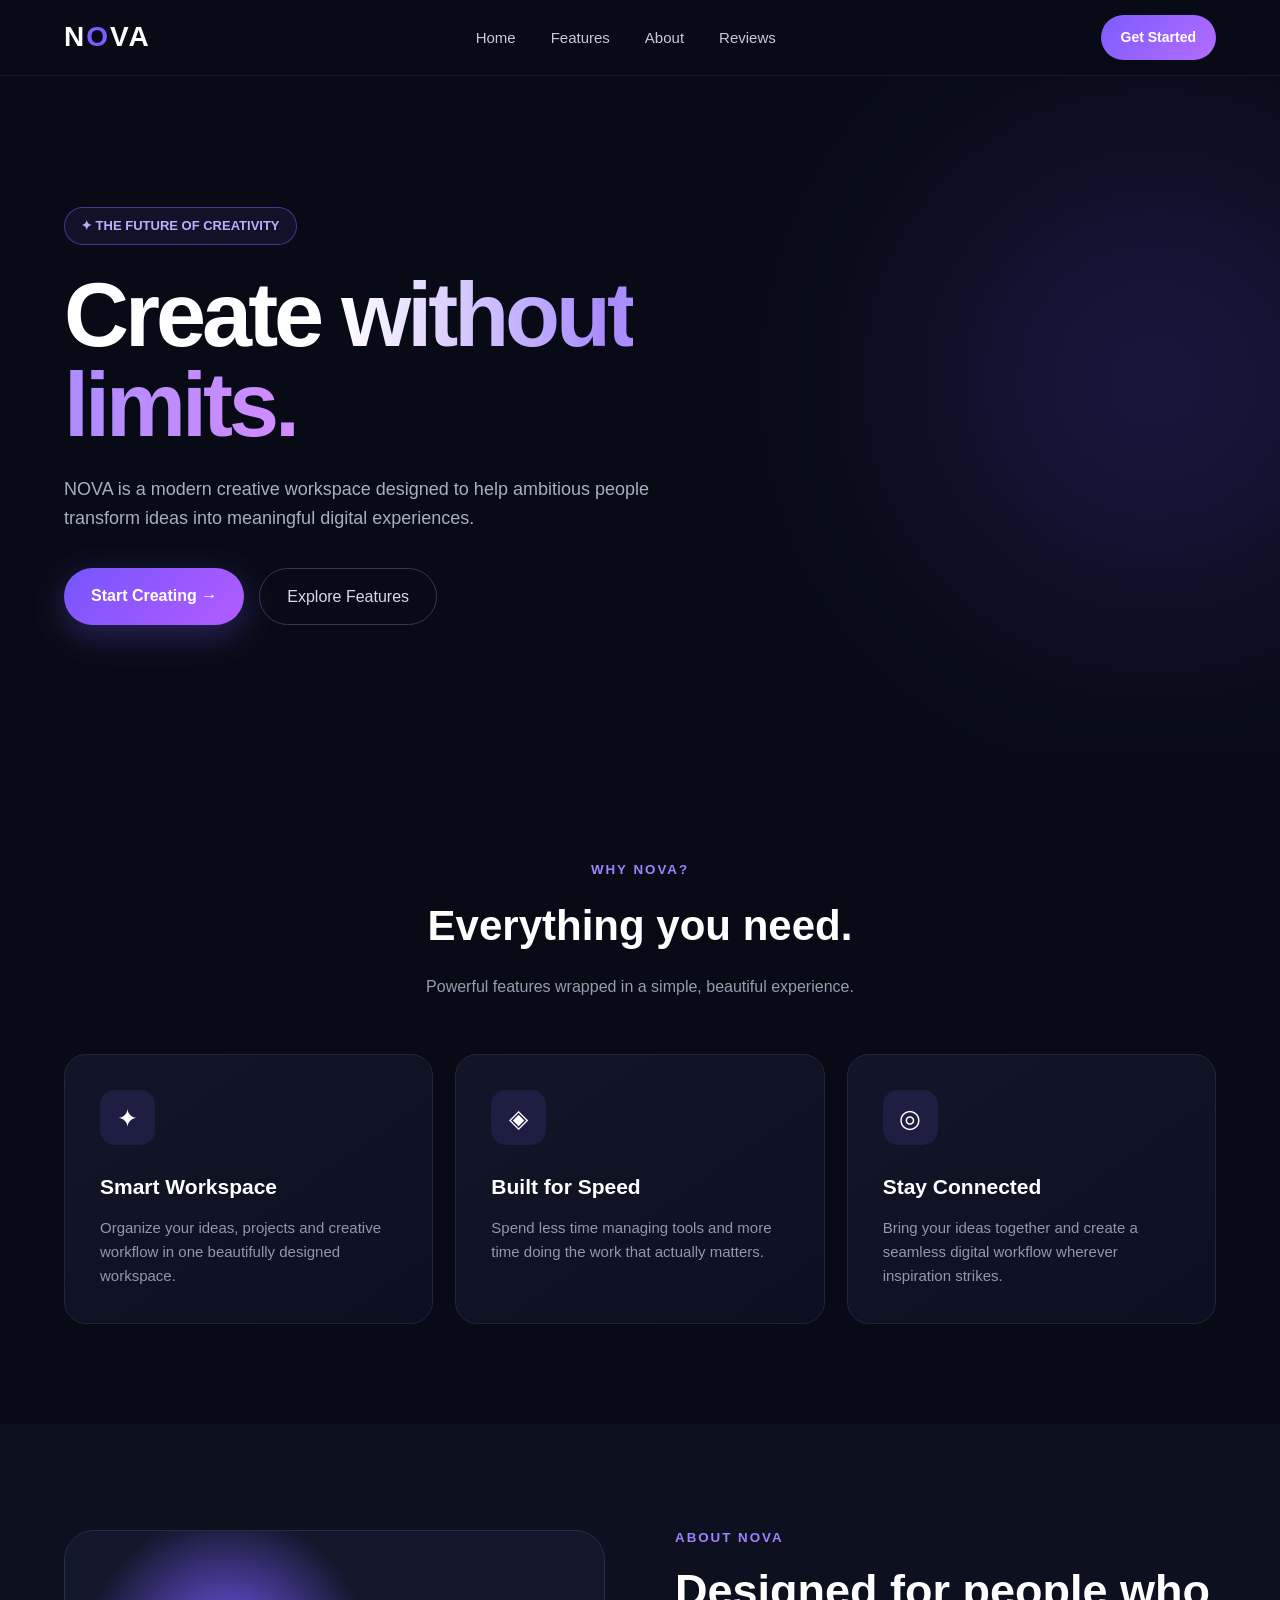
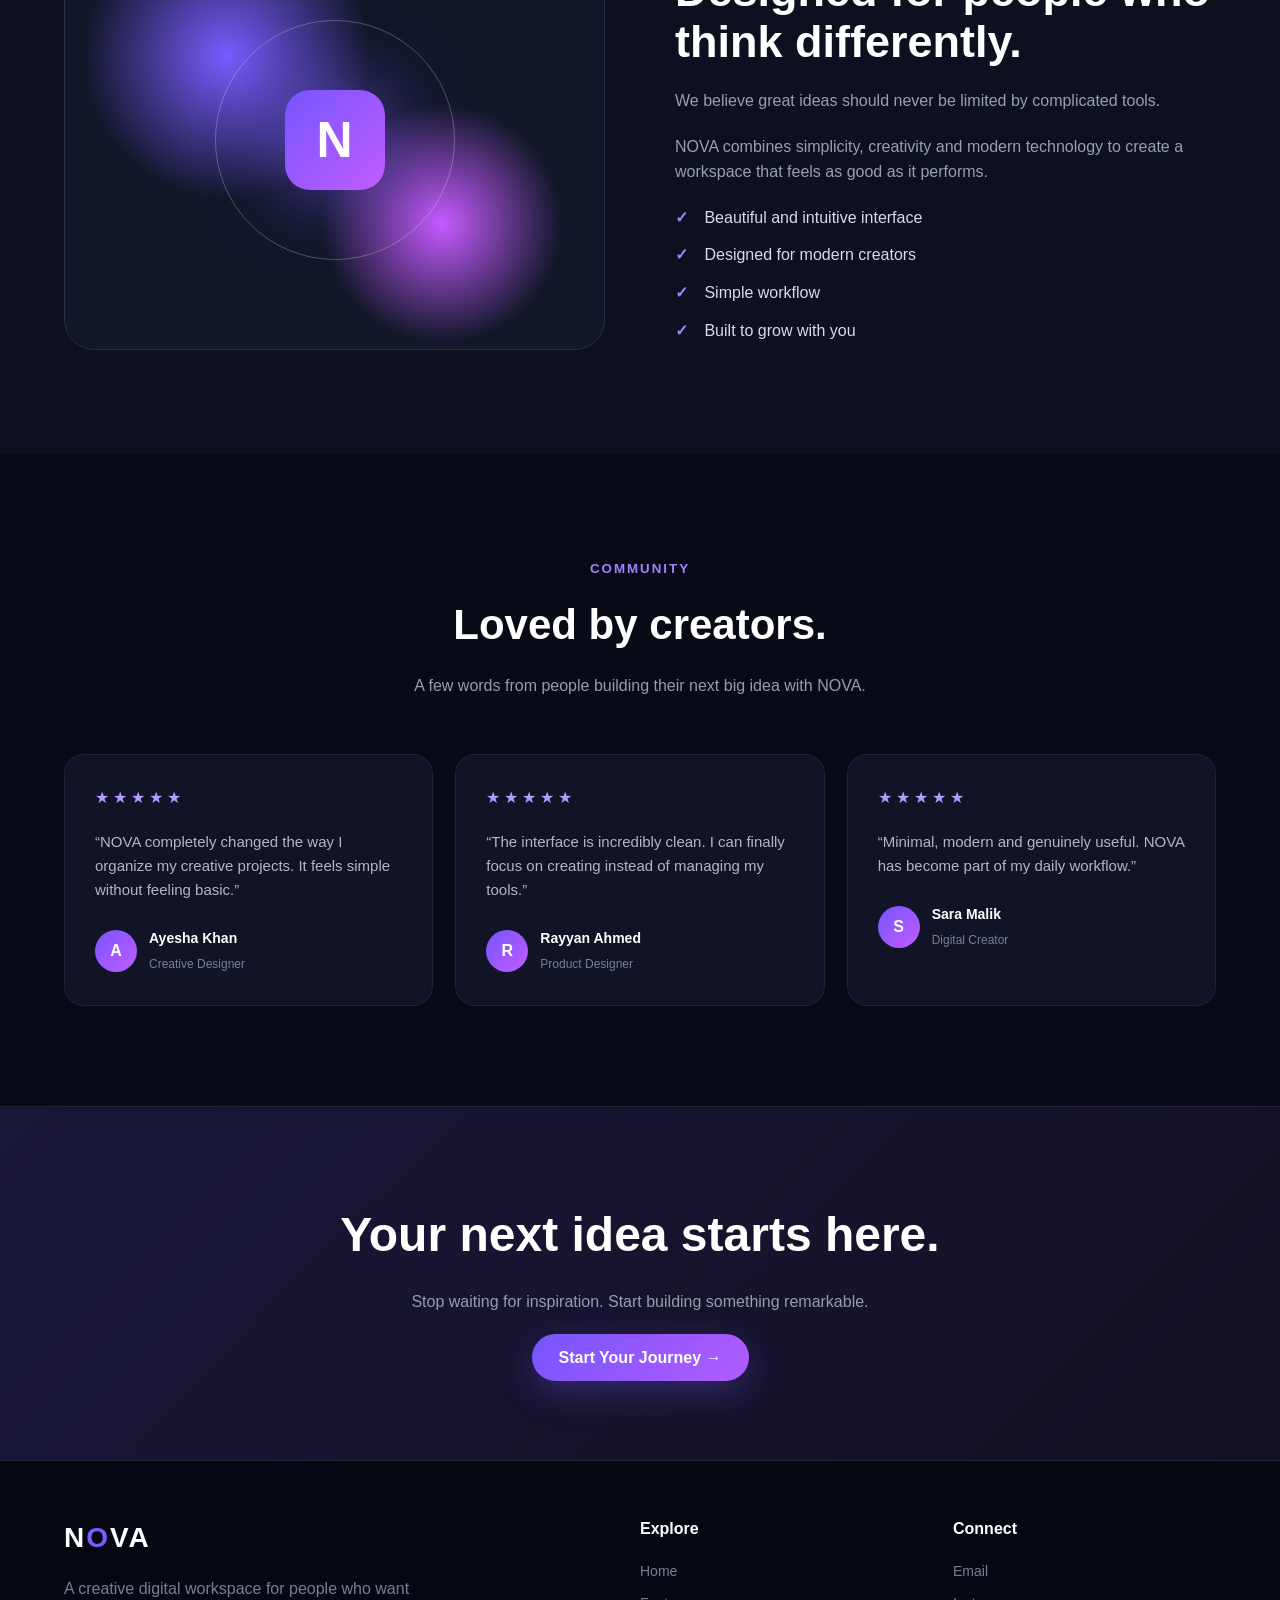
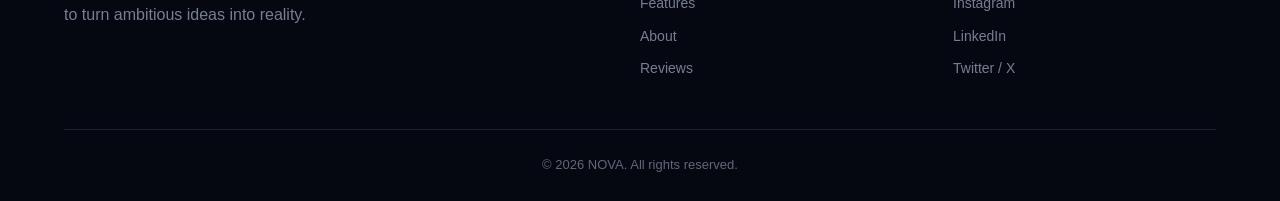
<file: OIBSIP-WebDev-Level1-Task1-Landing Page/index.html>
<!DOCTYPE html>
<html lang="en">
<head>
    <meta charset="UTF-8">
    <meta name="viewport" content="width=device-width, initial-scale=1.0">

    <title>NOVA — Create Without Limits</title>

    <style>

        /* =========================
           GLOBAL STYLES
        ========================== */

        * {
            margin: 0;
            padding: 0;
            box-sizing: border-box;
        }

        html {
            scroll-behavior: smooth;
        }
        body {
            font-family: Arial, Helvetica, sans-serif;
            background: #080b16;
            color: #ffffff;
            line-height: 1.6;
        }

        a {
            text-decoration: none;
            color: inherit;
        }

        img {
            max-width: 100%;
            display: block;
        }

        .container {
            width: 90%;
            max-width: 1200px;
            margin: auto;
        }


        /* =========================
           NAVIGATION
        ========================== */

        nav {
            position: sticky;
            top: 0;
            z-index: 1000;

            background: rgba(8, 11, 22, 0.88);
            backdrop-filter: blur(15px);

            border-bottom: 1px solid rgba(255,255,255,0.08);
        }

        .nav-container {
            min-height: 75px;

            display: flex;
            align-items: center;
            justify-content: space-between;
        }

        .logo {
            font-size: 28px;
            font-weight: 800;
            letter-spacing: 2px;
        }

        .logo span {
            color: #7c5cff;
        }

        .nav-links {
            display: flex;
            gap: 35px;
            list-style: none;
        }

        .nav-links a {
            color: #c8cada;
            font-size: 15px;
            transition: 0.3s;
        }

        .nav-links a:hover {
            color: #ffffff;
        }

        .nav-button {
            padding: 11px 20px;
            border-radius: 25px;

            background: linear-gradient(135deg, #7c5cff, #b56cff);

            font-weight: bold;
            font-size: 14px;
        }


        /* =========================
           HERO SECTION
        ========================== */

        .hero {
            min-height: 680px;

            display: flex;
            align-items: center;

            position: relative;
            overflow: hidden;
        }

        .hero::before {
            content: "";
            position: absolute;

            width: 450px;
            height: 450px;

            background: #6f4cff;
            opacity: 0.18;

            filter: blur(120px);
            border-radius: 50%;

            top: 80px;
            right: -100px;
        }

        .hero-content {
            max-width: 720px;
            position: relative;
            z-index: 2;
        }

        .tag {
            display: inline-block;

            padding: 8px 16px;
            margin-bottom: 25px;

            border: 1px solid rgba(124,92,255,0.5);
            border-radius: 30px;

            color: #bcaeff;
            background: rgba(124,92,255,0.08);

            font-size: 13px;
            font-weight: bold;
        }

        .hero h1 {
            font-size: clamp(48px, 8vw, 90px);
            line-height: 1;
            margin-bottom: 25px;
            letter-spacing: -4px;
        }

        .gradient-text {
            background: linear-gradient(
                90deg,
                #ffffff,
                #a88cff,
                #d28cff
            );

            -webkit-background-clip: text;
            -webkit-text-fill-color: transparent;
        }

        .hero p {
            max-width: 620px;

            color: #a8aec4;
            font-size: 18px;

            margin-bottom: 35px;
        }

        .hero-buttons {
            display: flex;
            gap: 15px;
            flex-wrap: wrap;
        }

        .primary-btn {
            padding: 15px 27px;

            background: linear-gradient(
                135deg,
                #7655ff,
                #b35cff
            );

            border-radius: 30px;

            font-weight: bold;

            box-shadow: 0 10px 35px rgba(124,92,255,0.3);

            transition: 0.3s;
        }

        .primary-btn:hover {
            transform: translateY(-3px);
        }

        .secondary-btn {
            padding: 15px 27px;

            border: 1px solid #34394e;
            border-radius: 30px;

            color: #d6d9e8;

            transition: 0.3s;
        }

        .secondary-btn:hover {
            background: #151a2c;
        }


        /* =========================
           FEATURES
        ========================== */

        section {
            padding: 100px 0;
        }

        .section-heading {
            text-align: center;
            margin-bottom: 55px;
        }

        .section-heading small {
            color: #9d83ff;
            font-weight: bold;
            text-transform: uppercase;
            letter-spacing: 2px;
        }

        .section-heading h2 {
            font-size: 42px;
            margin-top: 10px;
            margin-bottom: 15px;
        }

        .section-heading p {
            color: #969caf;
            max-width: 600px;
            margin: auto;
        }

        .features-grid {
            display: grid;

            grid-template-columns:
                repeat(3, 1fr);

            gap: 22px;
        }

        .feature-card {
            padding: 35px;

            background: linear-gradient(
                145deg,
                #111527,
                #0c1020
            );

            border: 1px solid #20263a;
            border-radius: 22px;

            transition: 0.3s;
        }

        .feature-card:hover {
            transform: translateY(-8px);
            border-color: #6f55e8;
        }

        .feature-icon {
            width: 55px;
            height: 55px;

            display: flex;
            align-items: center;
            justify-content: center;

            background: rgba(124,92,255,0.13);

            border-radius: 15px;

            font-size: 25px;

            margin-bottom: 25px;
        }

        .feature-card h3 {
            font-size: 21px;
            margin-bottom: 12px;
        }

        .feature-card p {
            color: #9198ad;
            font-size: 15px;
        }


        /* =========================
           ABOUT SECTION
        ========================== */

        .about {
            background: #0c101f;
        }

        .about-grid {
            display: grid;

            grid-template-columns:
                1fr 1fr;

            gap: 70px;

            align-items: center;
        }

        .about-image {
            min-height: 420px;

            border-radius: 30px;

            background:
                radial-gradient(
                    circle at 30% 30%,
                    #795cff,
                    transparent 30%
                ),
                radial-gradient(
                    circle at 70% 70%,
                    #c55cff,
                    transparent 25%
                ),
                #12172a;

            border: 1px solid #272d45;

            display: flex;
            align-items: center;
            justify-content: center;

            position: relative;
            overflow: hidden;
        }

        .orbit {
            width: 240px;
            height: 240px;

            border: 1px solid rgba(255,255,255,0.25);
            border-radius: 50%;

            display: flex;
            align-items: center;
            justify-content: center;
        }

        .orbit::after {
            content: "N";

            width: 100px;
            height: 100px;

            display: flex;
            align-items: center;
            justify-content: center;

            border-radius: 25px;

            background: linear-gradient(
                135deg,
                #7655ff,
                #c15cff
            );

            font-size: 50px;
            font-weight: bold;

            box-shadow: 0 0 70px rgba(124,92,255,0.6);
        }

        .about-text small {
            color: #9d83ff;
            font-weight: bold;
            letter-spacing: 2px;
        }

        .about-text h2 {
            font-size: 45px;
            line-height: 1.15;
            margin: 15px 0 20px;
        }

        .about-text p {
            color: #999fb2;
            margin-bottom: 20px;
        }

        .about-list {
            list-style: none;
        }

        .about-list li {
            margin: 12px 0;
            color: #d9dbea;
        }

        .about-list li::before {
            content: "✓";
            color: #9d83ff;
            font-weight: bold;
            margin-right: 12px;
        }


        /* =========================
           TESTIMONIALS
        ========================== */

        .testimonial-grid {
            display: grid;

            grid-template-columns:
                repeat(3, 1fr);

            gap: 22px;
        }

        .testimonial {
            padding: 30px;

            background: #101426;

            border: 1px solid #20263a;
            border-radius: 20px;
        }

        .stars {
            color: #b59cff;
            margin-bottom: 20px;
            letter-spacing: 4px;
        }

        .testimonial p {
            color: #b1b6c8;
            font-size: 15px;
            margin-bottom: 25px;
        }

        .person {
            display: flex;
            align-items: center;
            gap: 12px;
        }

        .avatar {
            width: 42px;
            height: 42px;

            border-radius: 50%;

            display: flex;
            align-items: center;
            justify-content: center;

            background: linear-gradient(
                135deg,
                #7655ff,
                #c15cff
            );

            font-weight: bold;
        }

        .person strong {
            display: block;
            font-size: 14px;
        }

        .person span {
            color: #777f96;
            font-size: 12px;
        }


        /* =========================
           CTA
        ========================== */

        .cta {
            padding: 90px 20px;

            text-align: center;

            background:
                linear-gradient(
                    135deg,
                    rgba(124,92,255,0.15),
                    rgba(194,92,255,0.06)
                );

            border-top: 1px solid #20263a;
            border-bottom: 1px solid #20263a;
        }

        .cta h2 {
            font-size: 48px;
            margin-bottom: 15px;
        }

        .cta p {
            color: #969caf;
            margin-bottom: 30px;
        }


        /* =========================
           FOOTER
        ========================== */

        footer {
            padding: 55px 0 25px;

            background: #060811;
        }

        .footer-grid {
            display: grid;

            grid-template-columns:
                2fr 1fr 1fr;

            gap: 50px;

            padding-bottom: 40px;
        }

        .footer-brand p {
            color: #777e93;
            max-width: 350px;
            margin-top: 15px;
        }

        .footer-column h4 {
            margin-bottom: 18px;
        }

        .footer-column a {
            display: block;

            color: #777e93;

            margin: 10px 0;

            font-size: 14px;
        }

        .footer-column a:hover {
            color: #ffffff;
        }

        .copyright {
            border-top: 1px solid #1b2030;

            padding-top: 25px;

            text-align: center;

            color: #60677a;

            font-size: 13px;
        }


        /* =========================
           RESPONSIVE DESIGN
        ========================== */

        @media (max-width: 900px) {

            .nav-links {
                gap: 15px;
            }

            .nav-button {
                display: none;
            }

            .features-grid,
            .testimonial-grid {
                grid-template-columns: 1fr 1fr;
            }

            .about-grid {
                grid-template-columns: 1fr;
            }

            .about-image {
                min-height: 350px;
            }

            .footer-grid {
                grid-template-columns: 1fr 1fr;
            }
        }


        @media (max-width: 600px) {

            .nav-container {
                min-height: 65px;
            }

            .logo {
                font-size: 23px;
            }

            .nav-links {
                gap: 12px;
            }

            .nav-links a {
                font-size: 12px;
            }

            .hero {
                min-height: 600px;
            }

            .hero h1 {
                font-size: 52px;
                letter-spacing: -2px;
            }

            .hero p {
                font-size: 16px;
            }

            section {
                padding: 70px 0;
            }

            .section-heading h2 {
                font-size: 34px;
            }

            .features-grid,
            .testimonial-grid,
            .about-grid,
            .footer-grid {
                grid-template-columns: 1fr;
            }

            .about-text h2 {
                font-size: 36px;
            }

            .cta h2 {
                font-size: 36px;
            }

            .hero-buttons {
                flex-direction: column;
                align-items: flex-start;
            }

            .primary-btn,
            .secondary-btn {
                width: 100%;
                text-align: center;
            }
        }

    </style>
</head>


<body>


    <!-- =========================
         NAVIGATION
    ========================== -->

    <nav>

        <div class="container nav-container">

            <a href="#home" class="logo">
                N<span>O</span>VA
            </a>

            <ul class="nav-links">

                <li>
                    <a href="#home">Home</a>
                </li>

                <li>
                    <a href="#features">Features</a>
                </li>

                <li>
                    <a href="#about">About</a>
                </li>

                <li>
                    <a href="#reviews">Reviews</a>
                </li>

            </ul>

            <a href="#start" class="nav-button">
                Get Started
            </a>

        </div>

    </nav>



    <!-- =========================
         HERO
    ========================== -->

    <main id="home">

        <section class="hero">

            <div class="container">

                <div class="hero-content">

                    <div class="tag">
                        ✦ THE FUTURE OF CREATIVITY
                    </div>

                    <h1>
                        Create
                        <span class="gradient-text">
                            without limits.
                        </span>
                    </h1>

                    <p>
                        NOVA is a modern creative workspace designed
                        to help ambitious people transform ideas into
                        meaningful digital experiences.
                    </p>

                    <div class="hero-buttons">

                        <a
                            href="#start"
                            class="primary-btn"
                        >
                            Start Creating →
                        </a>

                        <a
                            href="#features"
                            class="secondary-btn"
                        >
                            Explore Features
                        </a>

                    </div>

                </div>

            </div>

        </section>



        <!-- =========================
             FEATURES
        ========================== -->

        <section id="features">

            <div class="container">

                <div class="section-heading">

                    <small>Why NOVA?</small>

                    <h2>
                        Everything you need.
                    </h2>

                    <p>
                        Powerful features wrapped in a simple,
                        beautiful experience.
                    </p>

                </div>


                <div class="features-grid">


                    <div class="feature-card">

                        <div class="feature-icon">
                            ✦
                        </div>

                        <h3>
                            Smart Workspace
                        </h3>

                        <p>
                            Organize your ideas, projects and
                            creative workflow in one beautifully
                            designed workspace.
                        </p>

                    </div>


                    <div class="feature-card">

                        <div class="feature-icon">
                            ◈
                        </div>

                        <h3>
                            Built for Speed
                        </h3>

                        <p>
                            Spend less time managing tools and
                            more time doing the work that actually
                            matters.
                        </p>

                    </div>


                    <div class="feature-card">

                        <div class="feature-icon">
                            ◎
                        </div>

                        <h3>
                            Stay Connected
                        </h3>

                        <p>
                            Bring your ideas together and create
                            a seamless digital workflow wherever
                            inspiration strikes.
                        </p>

                    </div>


                </div>

            </div>

        </section>



        <!-- =========================
             ABOUT
        ========================== -->

        <section id="about" class="about">

            <div class="container">

                <div class="about-grid">


                    <div class="about-image">

                        <div class="orbit"></div>

                    </div>


                    <div class="about-text">

                        <small>
                            ABOUT NOVA
                        </small>

                        <h2>
                            Designed for people who think differently.
                        </h2>

                        <p>
                            We believe great ideas should never be
                            limited by complicated tools.
                        </p>

                        <p>
                            NOVA combines simplicity, creativity and
                            modern technology to create a workspace
                            that feels as good as it performs.
                        </p>


                        <ul class="about-list">

                            <li>
                                Beautiful and intuitive interface
                            </li>

                            <li>
                                Designed for modern creators
                            </li>

                            <li>
                                Simple workflow
                            </li>

                            <li>
                                Built to grow with you
                            </li>

                        </ul>

                    </div>

                </div>

            </div>

        </section>



        <!-- =========================
             TESTIMONIALS
        ========================== -->

        <section id="reviews">

            <div class="container">

                <div class="section-heading">

                    <small>Community</small>

                    <h2>
                        Loved by creators.
                    </h2>

                    <p>
                        A few words from people building their
                        next big idea with NOVA.
                    </p>

                </div>


                <div class="testimonial-grid">


                    <div class="testimonial">

                        <div class="stars">
                            ★★★★★
                        </div>

                        <p>
                            “NOVA completely changed the way I
                            organize my creative projects. It feels
                            simple without feeling basic.”
                        </p>

                        <div class="person">

                            <div class="avatar">
                                A
                            </div>

                            <div>
                                <strong>
                                    Ayesha Khan
                                </strong>

                                <span>
                                    Creative Designer
                                </span>
                            </div>

                        </div>

                    </div>



                    <div class="testimonial">

                        <div class="stars">
                            ★★★★★
                        </div>

                        <p>
                            “The interface is incredibly clean.
                            I can finally focus on creating instead
                            of managing my tools.”
                        </p>

                        <div class="person">

                            <div class="avatar">
                                R
                            </div>

                            <div>
                                <strong>
                                    Rayyan Ahmed
                                </strong>

                                <span>
                                    Product Designer
                                </span>
                            </div>

                        </div>

                    </div>



                    <div class="testimonial">

                        <div class="stars">
                            ★★★★★
                        </div>

                        <p>
                            “Minimal, modern and genuinely useful.
                            NOVA has become part of my daily workflow.”
                        </p>

                        <div class="person">

                            <div class="avatar">
                                S
                            </div>

                            <div>
                                <strong>
                                    Sara Malik
                                </strong>

                                <span>
                                    Digital Creator
                                </span>
                            </div>

                        </div>

                    </div>


                </div>

            </div>

        </section>



        <!-- =========================
             CALL TO ACTION
        ========================== -->

        <section id="start" class="cta">

            <div class="container">

                <h2>
                    Your next idea starts here.
                </h2>

                <p>
                    Stop waiting for inspiration.
                    Start building something remarkable.
                </p>

                <a
                    href="mailto:hello@nova.example"
                    class="primary-btn"
                >
                    Start Your Journey →
                </a>

            </div>

        </section>

    </main>



    <!-- =========================
         FOOTER
    ========================== -->

    <footer>

        <div class="container">

            <div class="footer-grid">


                <div class="footer-brand">

                    <div class="logo">
                        N<span>O</span>VA
                    </div>

                    <p>
                        A creative digital workspace for people
                        who want to turn ambitious ideas into reality.
                    </p>

                </div>


                <div class="footer-column">

                    <h4>
                        Explore
                    </h4>

                    <a href="#home">
                        Home
                    </a>

                    <a href="#features">
                        Features
                    </a>

                    <a href="#about">
                        About
                    </a>

                    <a href="#reviews">
                        Reviews
                    </a>

                </div>


                <div class="footer-column">

                    <h4>
                        Connect
                    </h4>

                    <a href="mailto:hello@nova.example">
                        Email
                    </a>

                    <a href="#">
                        Instagram
                    </a>

                    <a href="#">
                        LinkedIn
                    </a>

                    <a href="#">
                        Twitter / X
                    </a>

                </div>


            </div>


            <div class="copyright">

                © 2026 NOVA. All rights reserved.

            </div>

        </div>

    </footer>


</body>
</html>
</file>
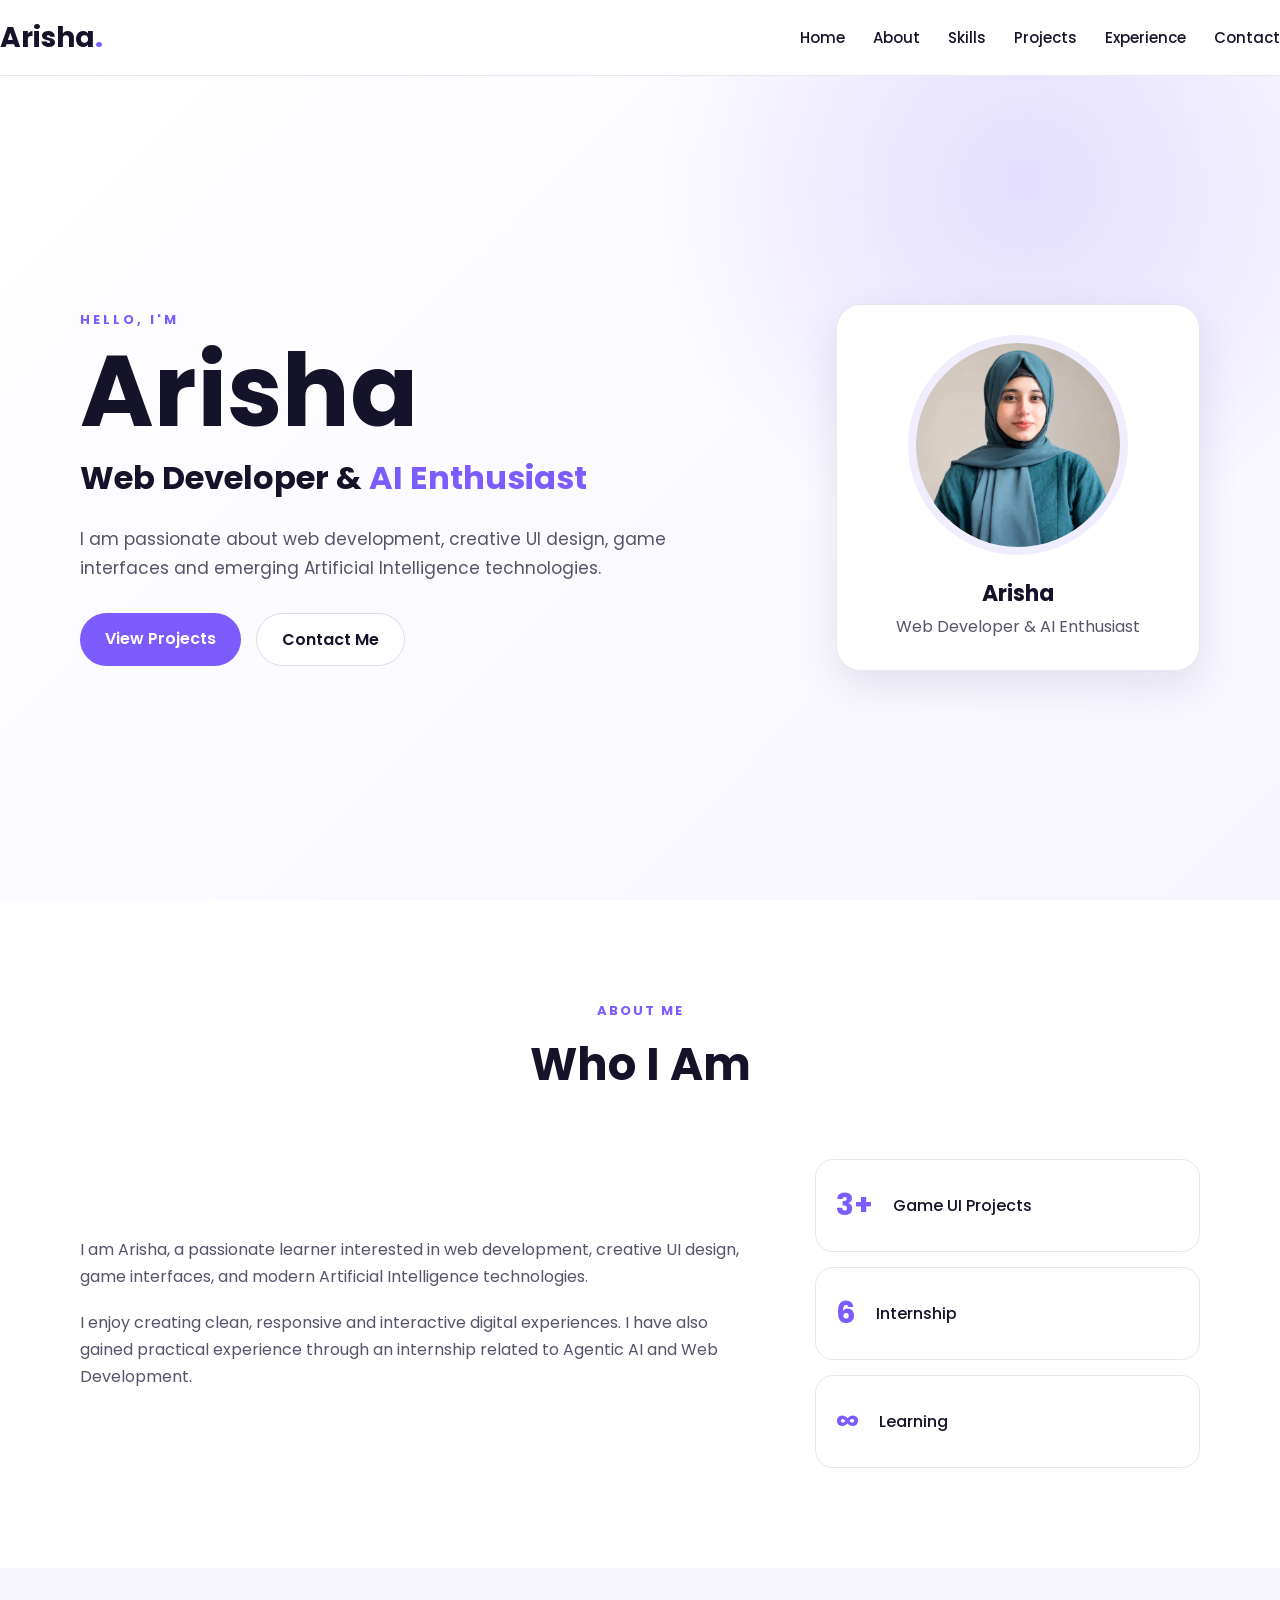
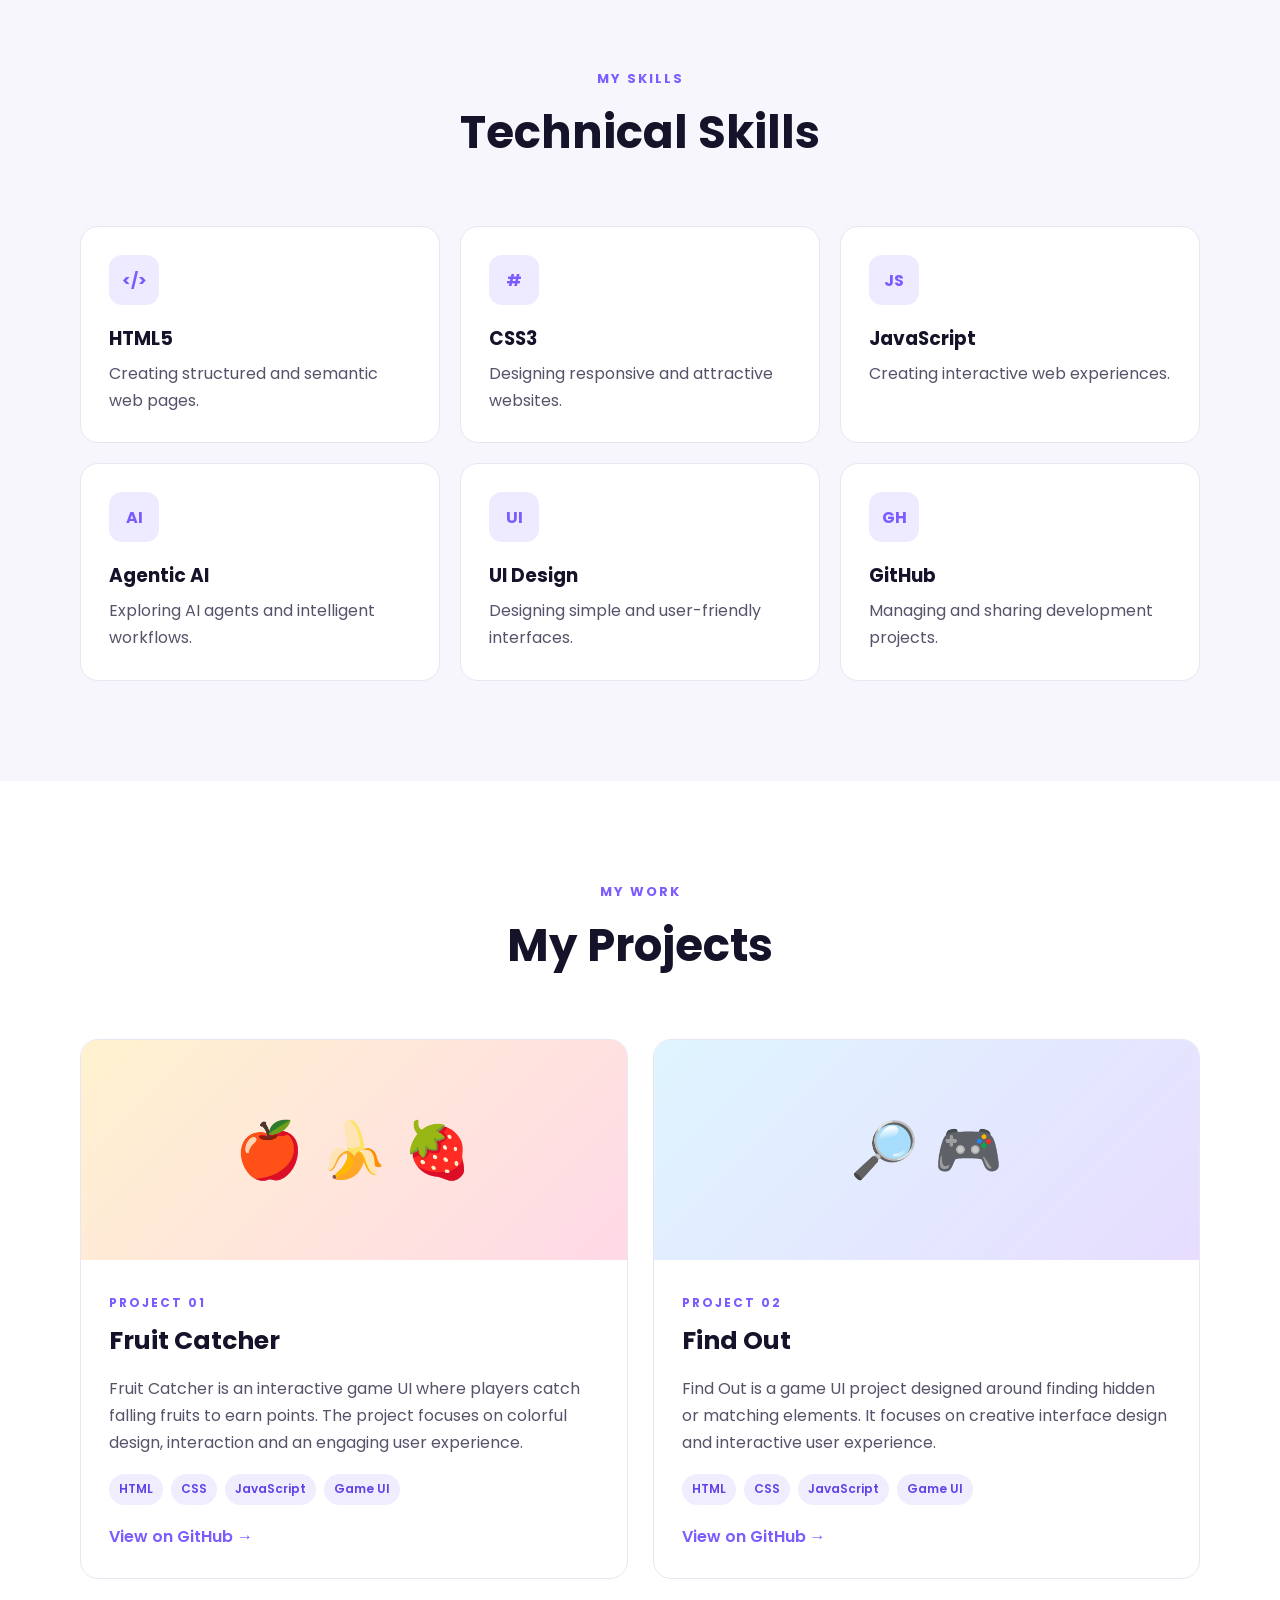
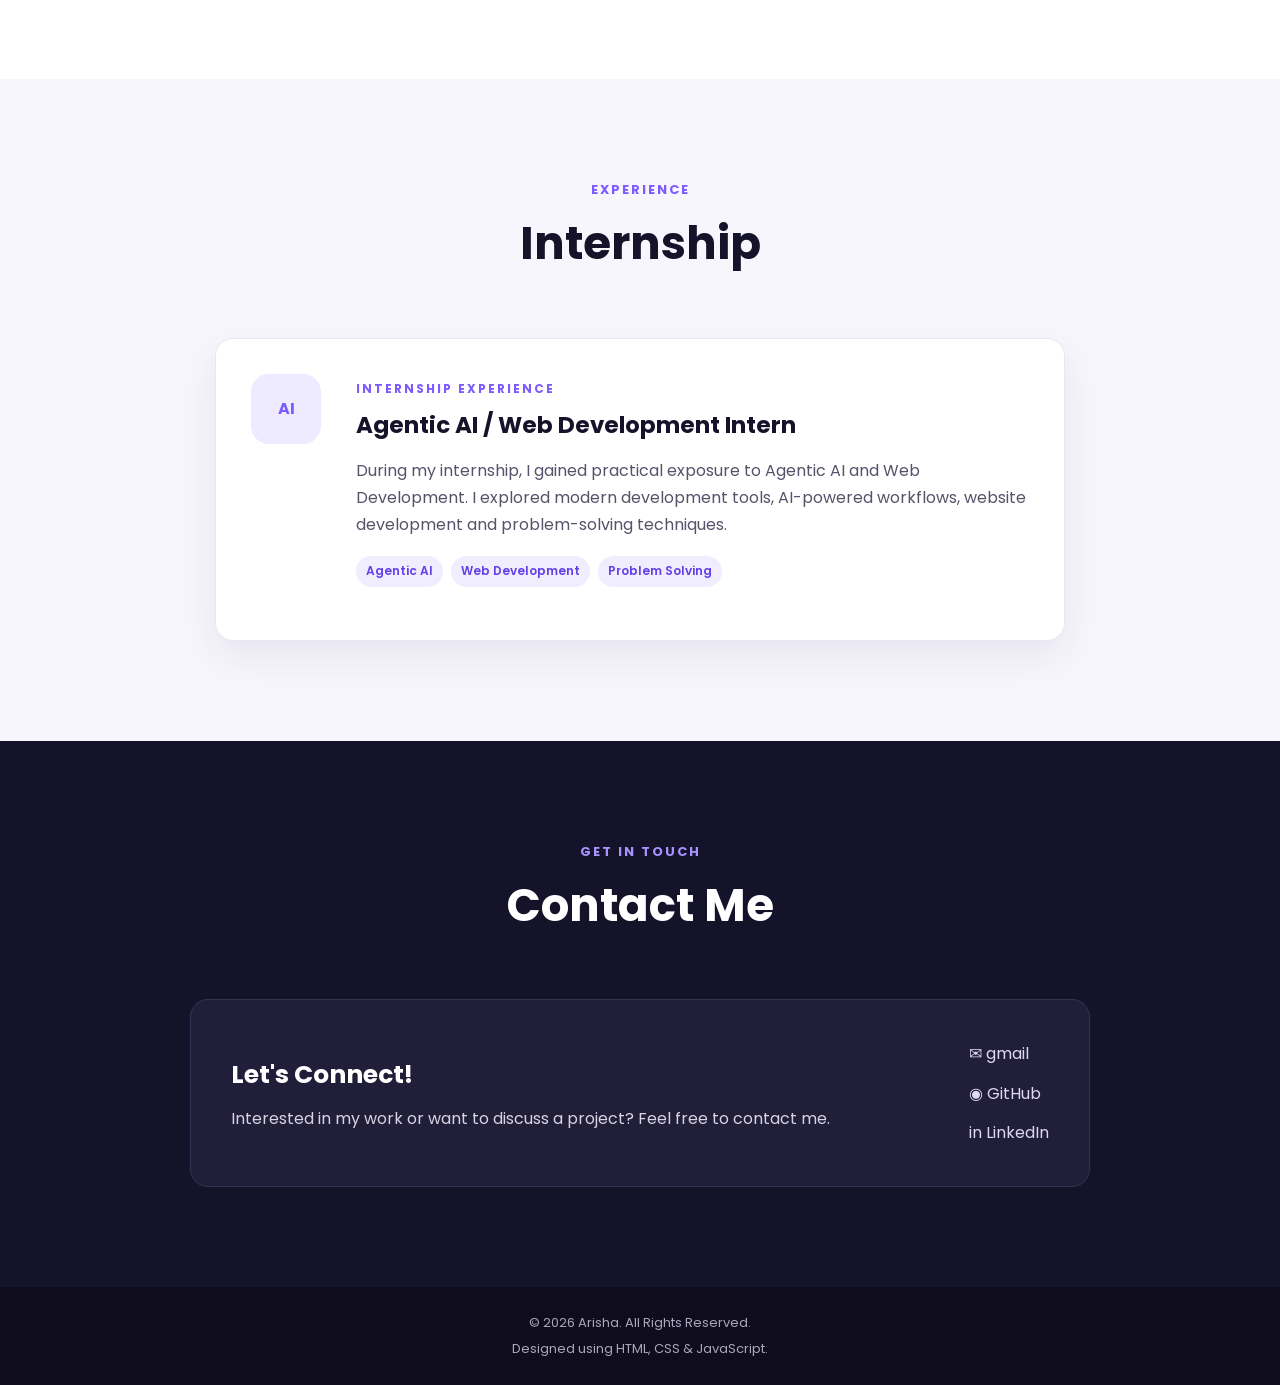
<file: OIBSIP-WebDev-Level1-Task2-Portfolio/index.html>
<!DOCTYPE html>
<html lang="en">
<head>
    <meta charset="UTF-8">
    <meta name="viewport" content="width=device-width, initial-scale=1.0">

    <title>Arisha | Portfolio</title>

    <!-- Google Font -->
    <link rel="preconnect" href="https://fonts.googleapis.com">
    <link rel="preconnect" href="https://fonts.gstatic.com" crossorigin>
    <link href="https://fonts.googleapis.com/css2?family=Poppins:wght@300;400;500;600;700&display=swap" rel="stylesheet">

    <!-- CSS -->
    <link rel="stylesheet" href="style.css">
</head>

<body>

    <!-- ================= NAVBAR ================= -->
    <header>
        <nav class="navbar">

            <a href="#home" class="logo">
                Arisha<span>.</span>
            </a>

            <button class="menu-btn" id="menuBtn">
                ☰
            </button>

            <ul class="nav-links" id="navLinks">
                <li><a href="#home">Home</a></li>
                <li><a href="#about">About</a></li>
                <li><a href="#skills">Skills</a></li>
                <li><a href="#projects">Projects</a></li>
                <li><a href="#experience">Experience</a></li>
                <li><a href="#contact">Contact</a></li>
            </ul>

        </nav>
    </header>


    <!-- ================= HERO SECTION ================= -->
    <section id="home" class="hero">

        <div class="hero-content">

            <div class="hero-text">

                <p class="small-title">
                    HELLO, I'M
                </p>

                <h1>
                    Arisha
                </h1>

                <h2>
                    Web Developer &
                    <span>AI Enthusiast</span>
                </h2>

                <p>
                    I am passionate about web development, creative UI design,
                    game interfaces and emerging Artificial Intelligence
                    technologies.
                </p>

                <div class="buttons">
                    <a href="#projects" class="btn primary">
                        View Projects
                    </a>

                    <a href="#03098588438" class="btn secondary">
                        Contact Me
                    </a>
                </div>

            </div>


            <!-- Photo / Avatar Placeholder -->
            <div class="profile-card">

                <div class="avatar">
                    <img src="arisha.jpg" alt="Arisha's Photo">
                </div>

                <h3>Arisha</h3>

                <p>
                    Web Developer & AI Enthusiast
                </p>

                

            </div>

        </div>

    </section>


    <!-- ================= ABOUT SECTION ================= -->
    <section id="about" class="section">

        <div class="container">

            <div class="section-heading">
                <p>ABOUT ME</p>
                <h2>Who I Am</h2>
            </div>

            <div class="about-content">

                <div class="about-text">

                    <p>
                        I am Arisha, a passionate learner interested in
                        web development, creative UI design, game interfaces,
                        and modern Artificial Intelligence technologies.
                    </p>

                    <p>
                        I enjoy creating clean, responsive and interactive
                        digital experiences. I have also gained practical
                        experience through an internship related to
                        Agentic AI and Web Development.
                    </p>

                </div>


                <div class="about-boxes">

                    <div class="about-box">
                        <h3>3+</h3>
                        <p>Game UI Projects</p>
                    </div>

                    <div class="about-box">
                        <h3>6</h3>
                        <p>Internship</p>
                    </div>

                    <div class="about-box">
                        <h3>∞</h3>
                        <p>Learning</p>
                    </div>

                </div>

            </div>

        </div>

    </section>


    <!-- ================= SKILLS SECTION ================= -->
    <section id="skills" class="section light">

        <div class="container">

            <div class="section-heading">
                <p>MY SKILLS</p>
                <h2>Technical Skills</h2>
            </div>


            <div class="skills-grid">

                <div class="skill-card">
                    <div class="skill-icon">
                        &lt;/&gt;
                    </div>

                    <h3>HTML5</h3>

                    <p>
                        Creating structured and semantic web pages.
                    </p>
                </div>


                <div class="skill-card">
                    <div class="skill-icon">
                        #
                    </div>

                    <h3>CSS3</h3>

                    <p>
                        Designing responsive and attractive websites.
                    </p>
                </div>


                <div class="skill-card">
                    <div class="skill-icon">
                        JS
                    </div>

                    <h3>JavaScript</h3>

                    <p>
                        Creating interactive web experiences.
                    </p>
                </div>


                <div class="skill-card">
                    <div class="skill-icon">
                        AI
                    </div>

                    <h3>Agentic AI</h3>

                    <p>
                        Exploring AI agents and intelligent workflows.
                    </p>
                </div>


                <div class="skill-card">
                    <div class="skill-icon">
                        UI
                    </div>

                    <h3>UI Design</h3>

                    <p>
                        Designing simple and user-friendly interfaces.
                    </p>
                </div>


                <div class="skill-card">
                    <div class="skill-icon">
                        GH
                    </div>

                    <h3>GitHub</h3>

                    <p>
                        Managing and sharing development projects.
                    </p>
                </div>

            </div>

        </div>

    </section>


    <!-- ================= PROJECTS SECTION ================= -->
    <section id="projects" class="section">

        <div class="container">

            <div class="section-heading">
                <p>MY WORK</p>
                <h2>My Projects</h2>
            </div>


            <div class="projects-grid">


                <!-- PROJECT 1 -->
                <div class="project-card">

                    <div class="project-image fruit">
                        🍎 🍌 🍓
                    </div>

                    <div class="project-content">

                        <span class="project-number">
                            PROJECT 01
                        </span>

                        <h3>
                            Fruit Catcher
                        </h3>

                        <p>
                            Fruit Catcher is an interactive game UI where
                            players catch falling fruits to earn points.
                            The project focuses on colorful design,
                            interaction and an engaging user experience.
                        </p>


                        <div class="tags">

                            <span>HTML</span>
                            <span>CSS</span>
                            <span>JavaScript</span>
                            <span>Game UI</span>

                        </div>


                        <a href="https://github.com/"
                           target="_blank"
                           class="github-link">

                            View on GitHub →

                        </a>

                    </div>

                </div>



                <!-- PROJECT 2 -->
                <div class="project-card">

                    <div class="project-image find">
                        🔎 🎮
                    </div>

                    <div class="project-content">

                        <span class="project-number">
                            PROJECT 02
                        </span>

                        <h3>
                            Find Out
                        </h3>

                        <p>
                            Find Out is a game UI project designed around
                            finding hidden or matching elements. It focuses
                            on creative interface design and interactive
                            user experience.
                        </p>


                        <div class="tags">

                            <span>HTML</span>
                            <span>CSS</span>
                            <span>JavaScript</span>
                            <span>Game UI</span>

                        </div>


                        <a href="https://github.com/"
                           target="_blank"
                           class="github-link">

                            View on GitHub →

                        </a>

                    </div>

                </div>

            </div>

        </div>

    </section>


    <!-- ================= EXPERIENCE SECTION ================= -->
    <section id="experience" class="section light">

        <div class="container">

            <div class="section-heading">

                <p>EXPERIENCE</p>

                <h2>
                    Internship
                </h2>

            </div>


            <div class="experience-card">

                <div class="experience-icon">
                    AI
                </div>


                <div>

                    <span class="project-number">
                        INTERNSHIP EXPERIENCE
                    </span>

                    <h3>
                        Agentic AI / Web Development Intern
                    </h3>

                    <p>
                        During my internship, I gained practical exposure
                        to Agentic AI and Web Development. I explored
                        modern development tools, AI-powered workflows,
                        website development and problem-solving techniques.
                    </p>


                    <div class="tags">

                        <span>Agentic AI</span>
                        <span>Web Development</span>
                        <span>Problem Solving</span>

                    </div>

                </div>

            </div>

        </div>

    </section>


    <!-- ================= CONTACT SECTION ================= -->
    <section id="contact" class="contact">

        <div class="container">

            <div class="section-heading">

                <p>GET IN TOUCH</p>

                <h2>
                    Contact Me
                </h2>

            </div>


            <div class="contact-card">

                <div>

                    <h3>
                        Let's Connect!
                    </h3>

                    <p>
                        Interested in my work or want to discuss a project?
                        Feel free to contact me.
                    </p>

                </div>


                <div class="contact-details">

                    <a href="mailto:muskanarisha3@gmail.com">
                        ✉ gmail
                    </a>

                    <a href="https://github.com/arishamuskan"
                       target="_blank">
                        ◉ GitHub
                    </a>

                    <a href="https://www.linkedin.com/in/arisha-muskan-280b56400/"
                       target="_blank">
                        in LinkedIn
                    </a>

                </div>

            </div>

        </div>

    </section>


    <!-- ================= FOOTER ================= -->
    <footer>

        <p>
            © <span id="year"></span> Arisha. All Rights Reserved.
        </p>

        <p>
            Designed using HTML, CSS & JavaScript.
        </p>

    </footer>


    <!-- JavaScript -->
    <script src="script.js"></script>

</body>
</html>
</file>
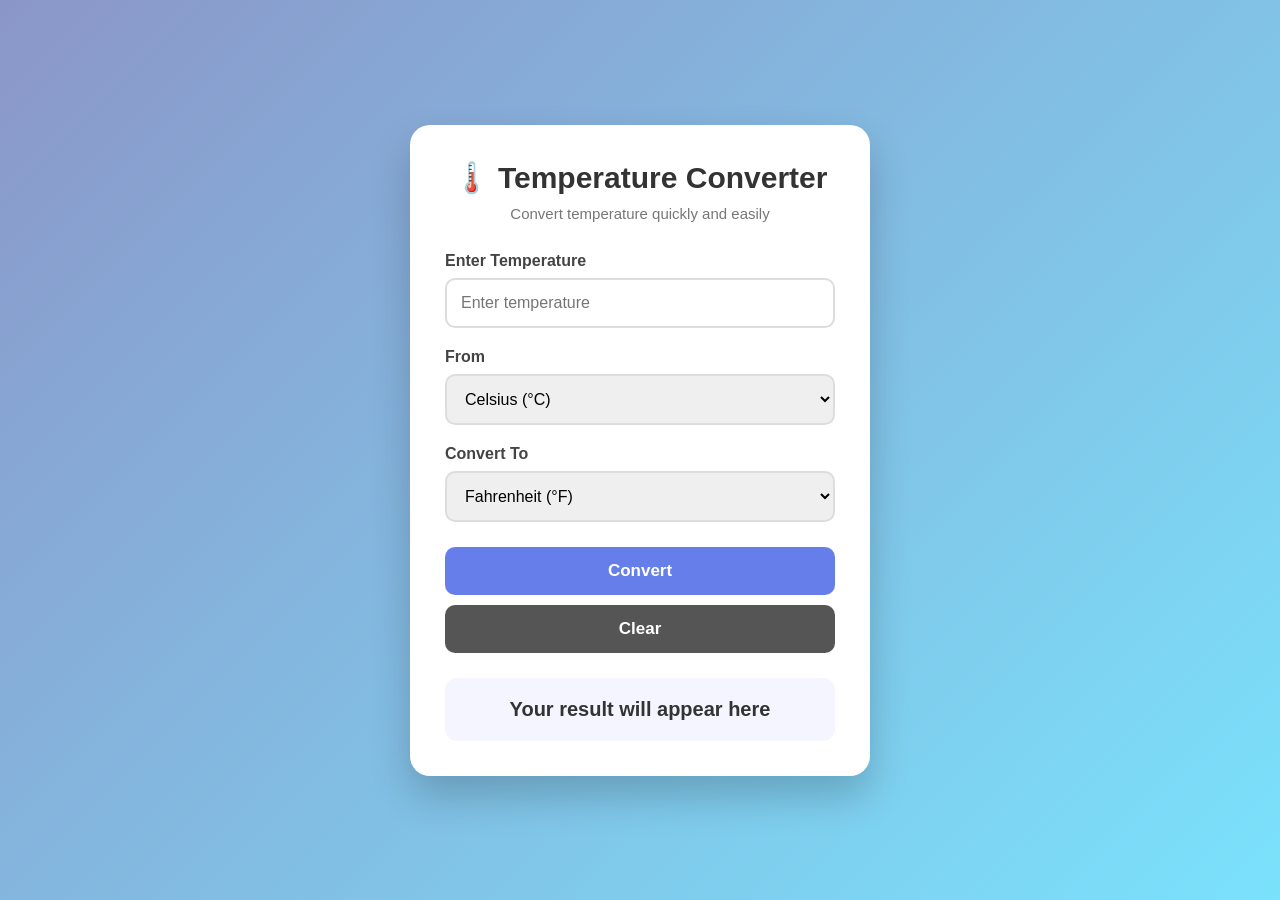
<file: WebDev-Level1-Task3-Temperature Converter-Website/index.html>
<!DOCTYPE html>
<html lang="en">
<head>
    <meta charset="UTF-8">
    <meta name="viewport" content="width=device-width, initial-scale=1.0">

    <title>Temperature Converter</title>

    <link rel="stylesheet" href="style.css">
</head>

<body>

    <div class="container">

        <div class="converter">

            <h1>🌡️ Temperature Converter</h1>

            <p class="subtitle">
                Convert temperature quickly and easily
            </p>

            <div class="input-group">

                <label for="temperature">
                    Enter Temperature
                </label>

                <input
                    type="number"
                    id="temperature"
                    placeholder="Enter temperature"
                >

            </div>


            <div class="input-group">

                <label for="fromUnit">
                    From
                </label>

                <select id="fromUnit">

                    <option value="celsius">
                        Celsius (°C)
                    </option>

                    <option value="fahrenheit">
                        Fahrenheit (°F)
                    </option>

                    <option value="kelvin">
                        Kelvin (K)
                    </option>

                </select>

            </div>


            <div class="input-group">

                <label for="toUnit">
                    Convert To
                </label>

                <select id="toUnit">

                    <option value="fahrenheit">
                        Fahrenheit (°F)
                    </option>

                    <option value="celsius">
                        Celsius (°C)
                    </option>

                    <option value="kelvin">
                        Kelvin (K)
                    </option>

                </select>

            </div>


            <button onclick="convertTemperature()">
                Convert
            </button>


            <button class="clear-btn" onclick="clearConverter()">
                Clear
            </button>


            <div id="result" class="result">
                Your result will appear here
            </div>

        </div>

    </div>


    <script src="script.js"></script>

</body>
</html>
</file>
<file: OIBSIP-WebDev-Level1-Task2-Portfolio/style.css>
/* =========================
   GENERAL
========================= */

* {
    margin: 0;
    padding: 0;
    box-sizing: border-box;
}

html {
    scroll-behavior: smooth;
}

body {
    font-family: "Poppins", sans-serif;
    color: #55536a;
    line-height: 1.7;
    background: #ffffff;
}

a {
    text-decoration: none;
}

.container {
    width: 90%;
    max-width: 1120px;
    margin: auto;
}


/* =========================
   NAVBAR
========================= */

header {
    position: fixed;
    width: 100%;
    top: 0;
    z-index: 1000;

    background: rgba(255, 255, 255, 0.95);

    border-bottom: 1px solid #e8e6f1;

    backdrop-filter: blur(10px);
}

.navbar {
    height: 75px;

    display: flex;
    align-items: center;
    justify-content: space-between;
}

.logo {
    font-size: 28px;
    font-weight: 700;

    color: #151329;
}

.logo span {
    color: #7c5cff;
}

.nav-links {
    display: flex;
    list-style: none;
    gap: 28px;
}

.nav-links a {
    color: #151329;
    font-size: 15px;
    font-weight: 500;

    transition: 0.3s;
}

.nav-links a:hover {
    color: #7c5cff;
}

.menu-btn {
    display: none;

    border: none;
    background: none;

    font-size: 27px;
    cursor: pointer;
}


/* =========================
   HERO
========================= */

.hero {
    min-height: 100vh;

    padding-top: 75px;

    display: flex;
    align-items: center;

    background:
        radial-gradient(
            circle at 80% 20%,
            rgba(124, 92, 255, 0.18),
            transparent 30%
        ),

        linear-gradient(
            135deg,
            #ffffff,
            #f7f5ff
        );
}

.hero-content {
    width: 90%;
    max-width: 1120px;
    margin: auto;

    display: grid;

    grid-template-columns: 1.3fr 0.7fr;

    gap: 80px;

    align-items: center;
}

.small-title {
    color: #7c5cff;

    font-size: 13px;

    letter-spacing: 3px;

    font-weight: 700;
}

.hero h1 {
    color: #151329;

    font-size: clamp(60px, 8vw, 100px);

    line-height: 1;

    margin: 10px 0;
}

.hero h2 {
    color: #151329;

    font-size: 32px;

    margin-bottom: 20px;
}

.hero h2 span {
    color: #7c5cff;
}

.hero-text > p:not(.small-title) {
    max-width: 650px;

    font-size: 17px;
}

.buttons {
    display: flex;

    gap: 15px;

    margin-top: 30px;

    flex-wrap: wrap;
}

.btn {
    display: inline-block;

    padding: 12px 25px;

    border-radius: 30px;

    font-weight: 600;

    transition: 0.3s;
}

.primary {
    background: #7c5cff;

    color: white;
}

.primary:hover {
    background: #6242e6;

    transform: translateY(-3px);
}

.secondary {
    background: white;

    color: #151329;

    border: 1px solid #ddd9ec;
}

.secondary:hover {
    border-color: #7c5cff;

    color: #7c5cff;
}


/* =========================
   PROFILE CARD
========================= */

.profile-card {
    padding: 30px;

    text-align: center;

    background: white;

    border-radius: 25px;

    border: 1px solid #e8e6f1;

    box-shadow: 0 15px 40px rgba(40, 30, 80, 0.1);
}

.avatar {
    width: 220px;
    height: 220px;

    margin: auto;
    margin-bottom: 20px;

    border-radius: 50%;

    overflow: hidden;
    border: 8px solid #f0edff;
}
.avatar img {
    width: 100%;
    height: 100%;
    object-fit: cover;
    display: block;
}


.profile-card h3 {
    color: #151329;

    font-size: 22px;
}

.profile-card small {
    font-size: 12px;
}


/* =========================
   SECTIONS
========================= */

.section {
    padding: 100px 0;
}

.light {
    background: #f7f6fc;
}

.section-heading {
    text-align: center;

    margin-bottom: 55px;
}

.section-heading p {
    color: #7c5cff;

    font-size: 13px;

    letter-spacing: 2px;

    font-weight: 700;
}

.section-heading h2 {
    color: #151329;

    font-size: 45px;

    margin-top: 5px;
}


/* =========================
   ABOUT
========================= */

.about-content {
    display: grid;

    grid-template-columns: 1.4fr 0.8fr;

    gap: 60px;

    align-items: center;
}

.about-text p + p {
    margin-top: 18px;
}

.about-boxes {
    display: grid;

    gap: 15px;
}

.about-box {
    padding: 20px;

    background: white;

    border-radius: 18px;

    border: 1px solid #e8e6f1;

    display: flex;

    align-items: center;

    gap: 20px;
}

.about-box h3 {
    color: #7c5cff;

    font-size: 30px;
}

.about-box p {
    color: #151329;

    font-weight: 500;
}


/* =========================
   SKILLS
========================= */

.skills-grid {
    display: grid;

    grid-template-columns: repeat(3, 1fr);

    gap: 20px;
}

.skill-card {
    padding: 28px;

    background: white;

    border: 1px solid #e8e6f1;

    border-radius: 18px;

    transition: 0.3s;
}

.skill-card:hover {
    transform: translateY(-6px);

    box-shadow:
        0 15px 40px rgba(40, 30, 80, 0.1);
}

.skill-icon {
    width: 50px;
    height: 50px;

    margin-bottom: 18px;

    display: flex;
    align-items: center;
    justify-content: center;

    border-radius: 13px;

    background: #eeeaff;

    color: #7c5cff;

    font-weight: 700;
}

.skill-card h3 {
    color: #151329;

    margin-bottom: 5px;
}


/* =========================
   PROJECTS
========================= */

.projects-grid {
    display: grid;

    grid-template-columns: repeat(2, 1fr);

    gap: 25px;
}

.project-card {
    overflow: hidden;

    background: white;

    border: 1px solid #e8e6f1;

    border-radius: 18px;

    transition: 0.3s;
}

.project-card:hover {
    transform: translateY(-7px);

    box-shadow:
        0 15px 40px rgba(40, 30, 80, 0.1);
}

.project-image {
    height: 220px;

    display: flex;

    align-items: center;
    justify-content: center;

    font-size: 55px;
}

.fruit {
    background: linear-gradient(
        135deg,
        #fff2cf,
        #ffd9e7
    );
}

.find {
    background: linear-gradient(
        135deg,
        #dff5ff,
        #e7ddff
    );
}

.project-content {
    padding: 28px;
}

.project-number {
    color: #7c5cff;

    font-size: 12px;

    letter-spacing: 2px;

    font-weight: 700;
}

.project-content h3 {
    color: #151329;

    font-size: 25px;

    margin: 5px 0 12px;
}

.tags {
    display: flex;

    flex-wrap: wrap;

    gap: 8px;

    margin: 18px 0;
}

.tags span {
    padding: 5px 10px;

    border-radius: 20px;

    background: #f0edff;

    color: #6242e6;

    font-size: 12px;

    font-weight: 600;
}

.github-link {
    color: #7c5cff;

    font-weight: 600;
}

.github-link:hover {
    color: #6242e6;
}


/* =========================
   EXPERIENCE
========================= */

.experience-card {
    max-width: 850px;

    margin: auto;

    padding: 35px;

    display: grid;

    grid-template-columns: 80px 1fr;

    gap: 25px;

    background: white;

    border: 1px solid #e8e6f1;

    border-radius: 18px;

    box-shadow:
        0 15px 40px rgba(40, 30, 80, 0.08);
}

.experience-icon {
    width: 70px;
    height: 70px;

    display: flex;
    align-items: center;
    justify-content: center;

    border-radius: 18px;

    background: #eeeaff;

    color: #7c5cff;

    font-weight: 700;
}

.experience-card h3 {
    color: #151329;

    font-size: 23px;

    margin: 5px 0 12px;
}


/* =========================
   CONTACT
========================= */

.contact {
    padding: 100px 0;

    background: #151329;

    color: #d6d3e4;
}

.contact .section-heading h2 {
    color: white;
}

.contact .section-heading p {
    color: #a991ff;
}

.contact-card {
    max-width: 900px;

    margin: auto;

    padding: 40px;

    display: flex;

    align-items: center;

    justify-content: space-between;

    gap: 35px;

    background: #211e3a;

    border: 1px solid #373254;

    border-radius: 18px;
}

.contact-card h3 {
    color: white;

    font-size: 25px;

    margin-bottom: 8px;
}

.contact-details {
    display: grid;

    gap: 12px;
}

.contact-details a {
    color: #ddd8f4;

    transition: 0.3s;
}

.contact-details a:hover {
    color: #a991ff;
}


/* =========================
   FOOTER
========================= */

footer {
    padding: 25px;

    text-align: center;

    background: #0f0d1d;

    color: #aaa6bd;

    font-size: 13px;
}

footer p + p {
    margin-top: 4px;
}


/* =========================
   RESPONSIVE
========================= */

@media (max-width: 850px) {

    .menu-btn {
        display: block;
    }

    .nav-links {
        position: absolute;

        top: 75px;
        left: 0;

        width: 100%;

        padding: 20px;

        display: none;

        flex-direction: column;

        gap: 15px;

        background: white;

        border-bottom: 1px solid #e8e6f1;
    }

    .nav-links.active {
        display: flex;
    }

    .hero-content,
    .about-content {
        grid-template-columns: 1fr;
    }

    .hero {
        padding: 120px 0 70px;
    }

    .profile-card {
        max-width: 360px;

        margin: auto;
    }

    .skills-grid {
        grid-template-columns: repeat(2, 1fr);
    }

    .contact-card {
        flex-direction: column;

        align-items: flex-start;
    }
}


@media (max-width: 600px) {

    .section {
        padding: 75px 0;
    }

    .hero h1 {
        font-size: 65px;
    }

    .hero h2 {
        font-size: 25px;
    }

    .skills-grid,
    .projects-grid {
        grid-template-columns: 1fr;
    }

    .experience-card {
        grid-template-columns: 1fr;
    }

    .avatar {
        width: 180px;
        height: 180px;

        font-size: 65px;
    }

    .contact-card {
        padding: 28px;
    }

    .section-heading h2 {
        font-size: 35px;
    }
}
</file>
<file: WebDev-Level1-Task3-Temperature Converter-Website/style.css>
* {
    margin: 0;
    padding: 0;
    box-sizing: border-box;
}


body {
    font-family: Arial, sans-serif;

    min-height: 100vh;

    display: flex;
    justify-content: center;
    align-items: center;

    background: linear-gradient(
        135deg,
        #8b96c8,
        #7ae2fc
    );
}


.container {
    width: 100%;
    max-width: 500px;

    padding: 20px;
}


.converter {
    background: white;

    padding: 35px;

    border-radius: 20px;

    box-shadow:
        0 20px 40px rgba(0, 0, 0, 0.2);

    text-align: center;
}


h1 {
    color: #333;

    margin-bottom: 10px;

    font-size: 30px;
}


.subtitle {
    color: #777;

    margin-bottom: 30px;

    font-size: 15px;
}


.input-group {
    text-align: left;

    margin-bottom: 20px;
}


label {
    display: block;

    margin-bottom: 8px;

    font-weight: bold;

    color: #444;
}


input,
select {
    width: 100%;

    padding: 14px;

    border: 2px solid #ddd;

    border-radius: 10px;

    font-size: 16px;

    outline: none;

    transition: 0.3s;
}


input:focus,
select:focus {
    border-color: #051661;
}


button {
    width: 100%;

    padding: 14px;

    border: none;

    border-radius: 10px;

    background: #667eea;

    color: white;

    font-size: 17px;

    font-weight: bold;

    cursor: pointer;

    transition: 0.3s;

    margin-top: 5px;
}


button:hover {
    background: #5568d9;

    transform: translateY(-2px);
}


.clear-btn {
    background: #555;

    margin-top: 10px;
}


.clear-btn:hover {
    background: #333;
}


.result {
    margin-top: 25px;

    padding: 20px;

    border-radius: 12px;

    background: #f4f5ff;

    color: #333;

    font-size: 20px;

    font-weight: bold;

    min-height: 60px;

    display: flex;

    justify-content: center;

    align-items: center;
}


@media (max-width: 500px) {

    .converter {
        padding: 25px;
    }

    h1 {
        font-size: 24px;
    }

}
</file>
